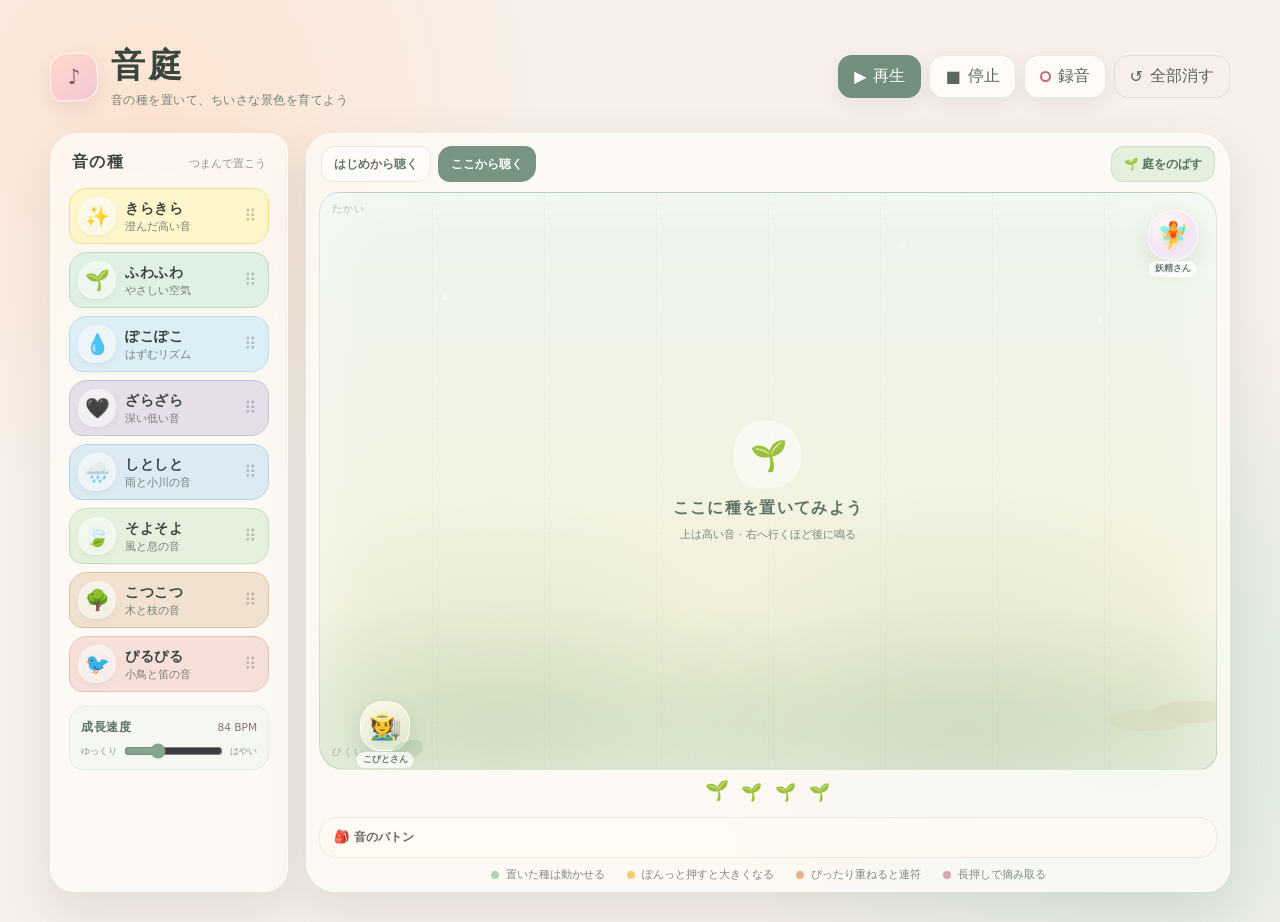
<file: index.html>
<!doctype html>
<html lang="ja">
  <head>
    <meta charset="UTF-8" />
    <meta name="viewport" content="width=device-width, initial-scale=1.0, viewport-fit=cover" />
    <meta name="theme-color" content="#f7efe8" />
    <meta name="mobile-web-app-capable" content="yes" />
    <meta name="apple-mobile-web-app-capable" content="yes" />
    <meta name="apple-mobile-web-app-status-bar-style" content="default" />
    <meta name="apple-mobile-web-app-title" content="音庭" />
    <title>音庭 — 音の種を育てよう</title>
    <meta name="description" content="音の種を置くだけで、小さな曲が育つ音楽の箱庭。" />
    <link rel="manifest" href="manifest.webmanifest" />
    <link rel="icon" href="icons/icon-192.png" />
    <link rel="apple-touch-icon" href="icons/icon-192.png" />
    <link rel="stylesheet" href="style.css" />
  </head>
  <body>
    <main class="app-shell">
      <header class="topbar">
        <div class="brand">
          <span class="brand-mark" aria-hidden="true">♪</span>
          <div>
            <h1>音庭</h1>
            <p>音の種を置いて、ちいさな景色を育てよう</p>
          </div>
        </div>

        <div class="transport" aria-label="再生操作">
          <button id="playButton" class="control primary" type="button" aria-pressed="false">
            <span aria-hidden="true">▶</span><span>再生</span>
          </button>
          <button id="stopButton" class="control" type="button">
            <span aria-hidden="true">■</span><span>停止</span>
          </button>
          <button id="recordButton" class="control record" type="button" aria-label="録音" aria-pressed="false">
            <span class="record-dot" aria-hidden="true"></span><span>録音</span>
          </button>
          <button id="clearButton" class="control ghost" type="button">
            <span aria-hidden="true">↺</span><span>全部消す</span>
          </button>
        </div>
      </header>

      <section class="workspace" aria-label="音庭の作曲エリア">
        <aside class="seed-tray" aria-label="音の種">
          <div class="tray-heading">
            <span>音の種</span>
            <small>つまんで置こう</small>
          </div>

          <div class="seed-list">
            <button class="seed-card sparkle" type="button" data-seed="sparkle" draggable="true" aria-label="きらきらの種。お庭へドラッグ">
              <span class="seed-icon">✨</span>
              <span class="seed-copy"><strong>きらきら</strong><small>澄んだ高い音</small></span>
              <span class="drag-grip" aria-hidden="true">⠿</span>
            </button>
            <button class="seed-card fluffy" type="button" data-seed="fluffy" draggable="true" aria-label="ふわふわの種。お庭へドラッグ">
              <span class="seed-icon">🌱</span>
              <span class="seed-copy"><strong>ふわふわ</strong><small>やさしい空気</small></span>
              <span class="drag-grip" aria-hidden="true">⠿</span>
            </button>
            <button class="seed-card bubbly" type="button" data-seed="bubbly" draggable="true" aria-label="ぽこぽこの種。お庭へドラッグ">
              <span class="seed-icon">💧</span>
              <span class="seed-copy"><strong>ぽこぽこ</strong><small>はずむリズム</small></span>
              <span class="drag-grip" aria-hidden="true">⠿</span>
            </button>
            <button class="seed-card grainy" type="button" data-seed="grainy" draggable="true" aria-label="ざらざらの種。お庭へドラッグ">
              <span class="seed-icon">🖤</span>
              <span class="seed-copy"><strong>ざらざら</strong><small>深い低い音</small></span>
              <span class="drag-grip" aria-hidden="true">⠿</span>
            </button>
            <button class="seed-card drizzle" type="button" data-seed="drizzle" draggable="true" aria-label="しとしとの種。お庭へドラッグ">
              <span class="seed-icon">🌧️</span>
              <span class="seed-copy"><strong>しとしと</strong><small>雨と小川の音</small></span>
              <span class="drag-grip" aria-hidden="true">⠿</span>
            </button>
            <button class="seed-card breeze" type="button" data-seed="breeze" draggable="true" aria-label="そよそよの種。お庭へドラッグ">
              <span class="seed-icon">🍃</span>
              <span class="seed-copy"><strong>そよそよ</strong><small>風と息の音</small></span>
              <span class="drag-grip" aria-hidden="true">⠿</span>
            </button>
            <button class="seed-card wood" type="button" data-seed="wood" draggable="true" aria-label="こつこつの種。お庭へドラッグ">
              <span class="seed-icon">🌳</span>
              <span class="seed-copy"><strong>こつこつ</strong><small>木と枝の音</small></span>
              <span class="drag-grip" aria-hidden="true">⠿</span>
            </button>
            <button class="seed-card bird" type="button" data-seed="bird" draggable="true" aria-label="ぴるぴるの種。お庭へドラッグ">
              <span class="seed-icon">🐦</span>
              <span class="seed-copy"><strong>ぴるぴる</strong><small>小鳥と笛の音</small></span>
              <span class="drag-grip" aria-hidden="true">⠿</span>
            </button>
          </div>

          <div class="tempo-control">
            <div class="tempo-heading">
              <label for="bpmSlider">成長速度</label>
              <output id="bpmValue" for="bpmSlider">84 BPM</output>
            </div>
            <div class="tempo-slider-row">
              <span aria-hidden="true">ゆっくり</span>
              <input id="bpmSlider" type="range" min="50" max="160" step="2" value="84" aria-valuetext="ふつう 84 BPM" />
              <span aria-hidden="true">はやい</span>
            </div>
          </div>
        </aside>

        <div class="garden-wrap">
          <div class="garden-toolbar" aria-label="お庭の移動と再生位置">
            <div class="listen-from" role="group" aria-label="どこから聴くか">
              <button id="listenFromStart" class="path-button" type="button">はじめから聴く</button>
              <button id="listenFromHere" class="path-button active" type="button">ここから聴く</button>
            </div>
            <div class="garden-actions">
              <button id="unlockSectionButton" class="path-button warm" type="button" hidden>この庭にも手を加える</button>
              <button id="extendGardenButton" class="path-button grow" type="button"><span aria-hidden="true">🌱</span> 庭をのばす</button>
            </div>
          </div>

          <div id="garden" class="garden" role="application" aria-label="横へ続く音のお庭。上ほど高い音、右ほど後に鳴ります">
            <div id="gardenTrack" class="garden-track"></div>
            <div id="playhead" class="playhead" aria-hidden="true"></div>
            <div id="suggestionGlow" class="suggestion-glow" aria-hidden="true" hidden></div>

            <button id="fairyButton" class="resident fairy" type="button" aria-label="妖精さんに相談する" aria-haspopup="dialog" aria-expanded="false">
              <span class="resident-icon" aria-hidden="true">🧚</span>
              <span class="resident-caption">妖精さん</span>
            </button>
            <button id="gnomeButton" class="resident gnome" type="button" aria-label="こびとさんに相談する" aria-haspopup="dialog" aria-expanded="false">
              <span class="resident-icon" aria-hidden="true">🧑‍🌾</span>
              <span class="resident-caption">こびとさん</span>
            </button>

            <section id="residentBubble" class="resident-bubble" role="dialog" aria-labelledby="residentBubbleName" aria-describedby="residentBubbleMessage" hidden>
              <div class="resident-bubble-heading">
                <span id="residentBubbleIcon" class="bubble-icon" aria-hidden="true">🧚</span>
                <strong id="residentBubbleName">妖精さん</strong>
              </div>
              <p id="residentBubbleMessage"></p>
              <div id="residentActions" class="resident-actions"></div>
            </section>

          </div>

          <div id="seedBasket" class="seed-basket" aria-hidden="true">
            <div id="seedPendingBar" class="seed-pending-bar" hidden>
              <button id="seedPendingDisplay" class="seed-pending-display" type="button" aria-label="種を変える"></button>
              <button id="seedPendingCancel" class="seed-pending-cancel" type="button" aria-label="種まきをやめる">×</button>
            </div>
            <button id="seedBasketBtn" class="seed-basket-btn" type="button" aria-label="種かごを開く" aria-expanded="false">
              <span aria-hidden="true">🌱</span><span>種かご</span>
            </button>
            <div id="seedBasketPanel" class="seed-basket-panel" hidden role="group" aria-label="音の種を選ぼう">
              <button class="basket-panel-seed sparkle" type="button" data-seed="sparkle" aria-label="きらきら"><span class="bp-icon">✨</span><span class="bp-label">きらきら</span></button>
              <button class="basket-panel-seed fluffy"  type="button" data-seed="fluffy"  aria-label="ふわふわ"><span class="bp-icon">🌱</span><span class="bp-label">ふわふわ</span></button>
              <button class="basket-panel-seed bubbly"  type="button" data-seed="bubbly"  aria-label="ぽこぽこ"><span class="bp-icon">💧</span><span class="bp-label">ぽこぽこ</span></button>
              <button class="basket-panel-seed grainy"  type="button" data-seed="grainy"  aria-label="ざらざら"><span class="bp-icon">🖤</span><span class="bp-label">ざらざら</span></button>
              <button class="basket-panel-seed drizzle" type="button" data-seed="drizzle" aria-label="しとしと"><span class="bp-icon">🌧️</span><span class="bp-label">しとしと</span></button>
              <button class="basket-panel-seed breeze"  type="button" data-seed="breeze"  aria-label="そよそよ"><span class="bp-icon">🍃</span><span class="bp-label">そよそよ</span></button>
              <button class="basket-panel-seed wood"    type="button" data-seed="wood"    aria-label="こつこつ"><span class="bp-icon">🌳</span><span class="bp-label">こつこつ</span></button>
              <button class="basket-panel-seed bird"    type="button" data-seed="bird"    aria-label="ぴるぴる"><span class="bp-icon">🐦</span><span class="bp-label">ぴるぴる</span></button>
            </div>
          </div>

          <nav id="gardenMap" class="garden-map" aria-label="お庭の現在位置"></nav>

          <details class="relay-panel">
            <summary><span aria-hidden="true">🎒</span> 音のバトン</summary>
            <div class="relay-content">
              <label class="gardener-name">庭師さんの名前 <input id="gardenerName" maxlength="30" placeholder="書かなくても大丈夫" autocomplete="nickname" /></label>
              <div class="relay-actions">
                <button id="passBatonButton" class="relay-button primary" type="button">音のバトンを渡す</button>
                <label class="relay-button file-button">続きを育てる<input id="receiveBatonInput" type="file" accept="application/json,.json" /></label>
              </div>
              <p class="relay-help">受け取ったお庭は大切に残り、最後に新しい区画がひらきます。名前以外の個人情報は入りません。</p>
              <details class="relay-history"><summary>リレーの記録を見る</summary><ol id="relayHistoryList"></ol></details>
            </div>
          </details>

          <div class="garden-note">
            <span><i class="move-dot" aria-hidden="true"></i>置いた種は動かせる</span>
            <span><i class="grow-dot" aria-hidden="true"></i>ぽんっと押すと大きくなる</span>
            <span><i class="tuplet-dot" aria-hidden="true"></i>ぴったり重ねると連符</span>
            <span><i class="pluck-dot" aria-hidden="true"></i>長押しで摘み取る</span>
          </div>

          <section id="recordingPanel" class="recording-panel" aria-label="録音した音庭" hidden>
            <div class="recording-copy">
              <span class="recording-icon" aria-hidden="true">♫</span>
              <div><strong>曲の種ができたよ</strong><small>マイクは使わず、音庭の音だけを録音しました</small></div>
            </div>
            <audio id="recordingAudio" controls preload="metadata"></audio>
            <div class="recording-actions">
              <a id="downloadRecording" class="recording-action primary" href="#" download>端末に保存</a>
              <button id="shareRecording" class="recording-action" type="button" hidden>共有</button>
              <button id="discardRecording" class="recording-action quiet" type="button">録音を消す</button>
            </div>
          </section>
        </div>
      </section>
    </main>

    <div id="batonScene" class="baton-scene" role="status" aria-live="polite" hidden>
      <button id="skipBatonScene" type="button">スキップ</button>
      <div class="baton-bag" aria-hidden="true">🎒<span>✨</span></div>
      <strong id="batonSceneMessage">音の種を大切に包んでいるよ…</strong>
    </div>
    <div id="toast" class="toast" role="status" aria-live="polite"></div>
    <script src="app.js"></script>
  </body>
</html>
</file>
<file: style.css>
:root {
  color-scheme: light;
  --ink: #39453f;
  --muted: #728078;
  --paper: #fffdf9;
  --cream: #f7efe8;
  --line: rgba(91, 108, 98, 0.14);
  --shadow: 0 20px 50px rgba(77, 91, 82, 0.12);
}

* { box-sizing: border-box; }

html, body { min-height: 100%; }

body {
  margin: 0;
  color: var(--ink);
  font-family: "Hiragino Maru Gothic ProN", "Yu Gothic", "Meiryo", system-ui, sans-serif;
  background:
    radial-gradient(circle at 12% 12%, rgba(255, 224, 201, 0.72), transparent 24rem),
    radial-gradient(circle at 88% 78%, rgba(202, 232, 216, 0.72), transparent 26rem),
    var(--cream);
  overflow-x: hidden;
}

button { font: inherit; }

.app-shell {
  width: min(1180px, calc(100% - 32px));
  min-height: 100vh;
  margin: 0 auto;
  padding: clamp(22px, 4vw, 44px) 0 30px;
}

.topbar {
  display: flex;
  align-items: center;
  justify-content: space-between;
  gap: 24px;
  margin-bottom: 24px;
}

.brand { display: flex; align-items: center; gap: 13px; }
.brand-mark {
  display: grid;
  width: 48px;
  height: 48px;
  place-items: center;
  border: 1px solid rgba(255,255,255,.85);
  border-radius: 16px 16px 18px 12px;
  background: linear-gradient(145deg, #ffd9ca, #f4c6d4);
  box-shadow: 0 8px 20px rgba(177, 115, 126, .18);
  color: #8e5c6a;
  font-size: 21px;
  transform: rotate(-3deg);
}

.brand h1 { margin: 0; font-size: clamp(1.55rem, 3vw, 2.1rem); letter-spacing: .1em; }
.brand p { margin: 3px 0 0; color: var(--muted); font-size: .78rem; letter-spacing: .04em; }

.transport { display: flex; align-items: center; gap: 8px; }
.control {
  display: inline-flex;
  min-height: 43px;
  align-items: center;
  justify-content: center;
  gap: 7px;
  padding: 0 15px;
  border: 1px solid rgba(82, 106, 92, .12);
  border-radius: 14px;
  background: rgba(255, 253, 249, .8);
  box-shadow: 0 6px 18px rgba(69, 84, 75, .08);
  color: #59685f;
  cursor: pointer;
  transition: transform .18s ease, box-shadow .18s ease, background .18s ease;
}
.control:hover { transform: translateY(-2px); box-shadow: 0 10px 22px rgba(69,84,75,.12); }
.control:active { transform: translateY(0) scale(.98); }
.control.primary { background: #718f7c; color: white; border-color: transparent; }
.control.primary[aria-pressed="true"] { background: #557563; }
.control.record .record-dot {
  width: 11px;
  height: 11px;
  flex: 0 0 auto;
  border: 2px solid #bd6b78;
  border-radius: 50%;
  background: #fff8f7;
}
.control.record[aria-pressed="true"] {
  border-color: transparent;
  background: #b96473;
  color: white;
  box-shadow: 0 7px 20px rgba(185,100,115,.28);
}
.control.record[aria-pressed="true"] .record-dot {
  border-color: white;
  background: white;
  animation: record-pulse 1.15s ease-in-out infinite;
}
.control.ghost { box-shadow: none; background: transparent; }
.control:focus-visible, .seed-card:focus-visible, .placed-seed:focus-visible, .recording-action:focus-visible { outline: 3px solid rgba(91, 160, 151, .35); outline-offset: 3px; }

.workspace {
  display: grid;
  grid-template-columns: 238px minmax(0, 1fr);
  gap: 18px;
  align-items: stretch;
}

.seed-tray, .garden-wrap {
  border: 1px solid rgba(255,255,255,.86);
  background: rgba(255,253,249,.72);
  box-shadow: var(--shadow);
  backdrop-filter: blur(10px);
}
.seed-tray { padding: 18px; border-radius: 28px 20px 24px 24px; }
.tray-heading { display: flex; justify-content: space-between; align-items: baseline; margin: 0 3px 15px; }
.tray-heading > span { font-weight: 700; letter-spacing: .08em; }
.tray-heading small { color: #8a968f; font-size: .67rem; }
.seed-list { display: grid; gap: 8px; }

.seed-card {
  --seed-bg: #fff;
  --seed-border: #ddd;
  display: grid;
  grid-template-columns: 38px 1fr 16px;
  min-height: 56px;
  align-items: center;
  gap: 9px;
  width: 100%;
  padding: 7px 8px;
  border: 1px solid var(--seed-border);
  border-radius: 18px 15px 18px 13px;
  background: var(--seed-bg);
  color: var(--ink);
  cursor: grab;
  text-align: left;
  touch-action: none;
  user-select: none;
  transition: transform .18s ease, filter .18s ease, box-shadow .18s ease;
}
.seed-card:hover { transform: translateX(3px) rotate(-.5deg); filter: saturate(1.05); box-shadow: 0 8px 18px rgba(70,84,76,.08); }
.seed-card:active, .seed-card.dragging { cursor: grabbing; transform: scale(.97); }
.seed-card.sparkle { --seed-bg: #fff7cb; --seed-border: #f3df8b; }
.seed-card.fluffy { --seed-bg: #dff1e3; --seed-border: #bcdcc4; }
.seed-card.bubbly { --seed-bg: #dceef6; --seed-border: #bbdce8; }
.seed-card.grainy { --seed-bg: #e6dfe9; --seed-border: #cec1d3; }
.seed-card.drizzle { --seed-bg: #dbeaf3; --seed-border: #b9d2e1; }
.seed-card.breeze { --seed-bg: #e5f1dd; --seed-border: #c8ddba; }
.seed-card.wood { --seed-bg: #f0e2ce; --seed-border: #dcc5a6; }
.seed-card.bird { --seed-bg: #f7dfda; --seed-border: #e8c2ba; }
.seed-icon {
  display: grid;
  width: 38px;
  height: 38px;
  place-items: center;
  border-radius: 50% 44% 48% 42%;
  background: rgba(255,255,255,.6);
  font-size: 20px;
  filter: drop-shadow(0 3px 3px rgba(66,74,69,.09));
}
.seed-copy { display: grid; gap: 2px; }
.seed-copy strong { font-size: .88rem; letter-spacing: .05em; }
.seed-copy small { color: #748078; font-size: .67rem; }
.drag-grip { color: rgba(80,92,85,.34); font-size: 17px; }
.tempo-control {
  margin-top: 14px;
  padding: 12px 11px 10px;
  border: 1px solid rgba(130,157,140,.14);
  border-radius: 16px 13px 17px 14px;
  background: rgba(241,247,237,.72);
}
.tempo-heading { display: flex; align-items: baseline; justify-content: space-between; gap: 8px; }
.tempo-heading label { color: #5f7166; font-size: .75rem; font-weight: 700; letter-spacing: .06em; }
.tempo-heading output { color: #84737a; font-size: .66rem; font-variant-numeric: tabular-nums; }
.tempo-slider-row { display: grid; grid-template-columns: auto minmax(0, 1fr) auto; align-items: center; gap: 7px; margin-top: 7px; }
.tempo-slider-row span { color: #8a968f; font-size: .56rem; }
.tempo-slider-row input {
  width: 100%;
  min-width: 0;
  margin: 0;
  accent-color: #83a68f;
  cursor: pointer;
}

.garden-wrap { min-width: 0; padding: 12px 12px 9px; border-radius: 26px 34px 24px 30px; }
.garden-toolbar { display: flex; align-items: center; justify-content: space-between; gap: 10px; padding: 0 2px 10px; }
.listen-from, .garden-actions { display: flex; flex-wrap: wrap; gap: 7px; }
.path-button { min-height: 36px; padding: 0 12px; border: 1px solid rgba(102,128,111,.16); border-radius: 14px 11px 15px 12px; background: rgba(255,255,255,.65); color: #65746b; cursor: pointer; font-size: .72rem; font-weight: 700; }
.path-button.active { border-color: transparent; background: #789483; color: white; }
.path-button.grow { background: #e3f0dd; color: #567060; }
.path-button.warm { background: #fff1d7; color: #80684a; }
.path-button:disabled { cursor: default; opacity: .42; }
.garden {
  position: relative;
  min-height: min(64vh, 590px);
  overflow-x: auto;
  overflow-y: hidden;
  border: 1px solid rgba(111,151,128,.16);
  border-radius: 20px 26px 18px 25px;
  background:
    radial-gradient(ellipse at 20% 94%, rgba(133,177,139,.22), transparent 31%),
    radial-gradient(ellipse at 72% 103%, rgba(114,158,125,.22), transparent 36%),
    linear-gradient(180deg, #edf5ee 0%, #f4f2dc 72%, #d9e5c8 100%);
  box-shadow: inset 0 0 80px rgba(255,255,255,.52);
  isolation: isolate;
  scroll-snap-type: x mandatory;
  scroll-behavior: smooth;
  overscroll-behavior-x: contain;
  scrollbar-width: none;
  touch-action: pan-x;
}
.garden::-webkit-scrollbar { display: none; }
.garden-track { display: flex; min-height: inherit; }
.garden-section { position: relative; flex: 0 0 100%; min-height: inherit; overflow: hidden; scroll-snap-align: start; scroll-snap-stop: always; touch-action: pan-x; }
.garden-section::after { content: ""; position: absolute; right: -18px; bottom: 8%; width: 82px; height: 22px; border-radius: 50%; background: rgba(196,176,132,.18); box-shadow: -45px 8px 0 rgba(196,176,132,.12); pointer-events: none; }
.garden-section.locked::before { content: "前の庭師さんの音"; position: absolute; top: 12px; right: 12px; z-index: 4; padding: 6px 9px; border-radius: 999px; background: rgba(255,253,249,.78); color: #7b827d; font-size: .62rem; letter-spacing: .04em; pointer-events: none; }
.garden-sky {
  position: absolute; inset: 0;
  background:
    radial-gradient(circle at 14% 18%, rgba(255,255,255,.78) 0 3px, transparent 4px),
    radial-gradient(circle at 87% 22%, rgba(255,255,255,.7) 0 2px, transparent 3px),
    radial-gradient(circle at 65% 9%, rgba(255,255,255,.62) 0 3px, transparent 4px);
  pointer-events: none;
  z-index: -1;
}
.garden-grid { position: absolute; inset: 0; display: grid; grid-template-columns: repeat(8, 1fr); pointer-events: none; opacity: .46; }
.garden-grid span { border-left: 1px dashed rgba(100,130,112,.13); }
.garden-grid span:first-child { border-left: 0; }
.playhead {
  position: absolute;
  top: 3%; bottom: 3%; left: 0;
  width: 12.5%;
  border-radius: 18px;
  background: linear-gradient(90deg, transparent, rgba(255,255,255,.45), transparent);
  opacity: 0;
  pointer-events: none;
  transition: transform var(--step-motion, .15s) linear, opacity .2s ease;
}
.garden.playing .playhead { opacity: 1; }
.empty-hint {
  position: absolute;
  top: 50%; left: 50%;
  display: grid;
  place-items: center;
  gap: 8px;
  width: min(84%, 370px);
  transform: translate(-50%, -50%);
  color: #78877d;
  text-align: center;
  pointer-events: none;
  transition: opacity .2s ease, transform .2s ease;
}
.empty-hint.hidden { opacity: 0; transform: translate(-50%, -46%) scale(.96); }
.hint-sprout { display: grid; width: 68px; height: 68px; place-items: center; border-radius: 46% 54% 50% 42%; background: rgba(255,255,255,.55); font-size: 30px; animation: breathe 2.7s ease-in-out infinite; }
.empty-hint strong { color: #607266; font-size: 1.02rem; letter-spacing: .08em; }
.empty-hint > span:last-child { font-size: .71rem; }
.garden-label { position: absolute; left: 12px; color: rgba(81,104,91,.42); font-size: .61rem; letter-spacing: .08em; pointer-events: none; }
.garden-label.high { top: 10px; }
.garden-label.low { bottom: 10px; }

.resident {
  position: absolute;
  display: grid;
  width: 50px;
  height: 50px;
  place-items: center;
  padding: 0;
  border: 1px solid rgba(255,255,255,.82);
  border-radius: 50% 45% 48% 43%;
  background: rgba(255,255,255,.67);
  box-shadow: 0 8px 20px rgba(73,91,80,.14);
  cursor: pointer;
  touch-action: manipulation;
  z-index: 6;
}
.resident:focus-visible, .resident-action:focus-visible { outline: 3px solid rgba(91,160,151,.4); outline-offset: 3px; }
.resident-icon { font-size: 26px; filter: drop-shadow(0 3px 3px rgba(77,87,80,.12)); }
.resident-caption {
  position: absolute;
  top: calc(100% + 2px);
  left: 50%;
  padding: 2px 6px;
  border-radius: 999px;
  background: rgba(255,255,255,.76);
  color: #68766e;
  font-size: .54rem;
  font-weight: 700;
  white-space: nowrap;
  transform: translateX(-50%);
}
.resident.fairy {
  top: 17px;
  right: 18px;
  background: radial-gradient(circle at 40% 35%, #fff, rgba(246,222,255,.84) 54%, rgba(213,238,255,.76));
  animation: fairy-float 2.8s ease-in-out infinite;
}
.resident.fairy::before {
  content: "";
  position: absolute;
  inset: -10px;
  border-radius: 50%;
  background: radial-gradient(circle, rgba(255,247,185,.34), transparent 68%);
  z-index: -1;
}
.resident.gnome {
  bottom: 18px;
  left: 40px;
  border-radius: 46% 46% 42% 42%;
  background: linear-gradient(150deg, rgba(255,249,235,.93), rgba(222,235,207,.86));
  animation: gnome-walk 3.8s ease-in-out infinite;
}
.resident.gnome::before {
  content: "";
  position: absolute;
  right: -14px;
  bottom: -9px;
  width: 32px;
  height: 18px;
  border-radius: 70% 30% 60% 40%;
  background: rgba(119,157,112,.2);
  transform: rotate(-8deg);
  z-index: -1;
}
.resident.working { animation: resident-work .42s ease-in-out infinite alternate; }
.suggestion-glow {
  position: absolute;
  width: 58px;
  height: 58px;
  border: 2px dashed rgba(238,193,95,.72);
  border-radius: 50%;
  background: radial-gradient(circle, rgba(255,247,185,.78), rgba(255,255,255,.16) 55%, transparent 70%);
  box-shadow: 0 0 28px rgba(247,218,126,.62);
  pointer-events: none;
  transform: translate(-50%, -50%);
  animation: suggestion-pulse 1.15s ease-in-out infinite;
  z-index: 2;
}
.suggestion-glow[hidden] { display: none; }
.resident-bubble {
  position: absolute;
  left: 50%;
  bottom: 74px;
  display: grid;
  width: min(88%, 390px);
  gap: 9px;
  padding: 14px 15px 13px;
  border: 1px solid rgba(255,255,255,.94);
  border-radius: 22px 18px 23px 17px;
  background: rgba(255,253,249,.95);
  box-shadow: 0 18px 40px rgba(61,78,68,.2);
  transform: translateX(-50%);
  backdrop-filter: blur(10px);
  z-index: 9;
}
.resident-bubble[hidden] { display: none; }
.resident-bubble[data-resident="fairy"] { background: linear-gradient(145deg, rgba(255,253,244,.97), rgba(249,238,255,.96)); }
.resident-bubble[data-resident="gnome"] { background: linear-gradient(145deg, rgba(255,252,240,.97), rgba(234,244,226,.96)); }
.resident-bubble-heading { display: flex; align-items: center; gap: 8px; color: #59685f; }
.resident-bubble-heading strong { font-size: .82rem; letter-spacing: .06em; }
.bubble-icon { display: grid; width: 30px; height: 30px; place-items: center; border-radius: 50%; background: rgba(255,255,255,.72); font-size: 18px; }
.resident-bubble p { margin: 0; color: #59675f; font-size: .82rem; line-height: 1.65; }
.resident-actions { display: flex; flex-wrap: wrap; gap: 7px; }
.resident-action {
  min-height: 35px;
  padding: 0 11px;
  border: 1px solid rgba(101,121,109,.14);
  border-radius: 12px;
  background: rgba(255,255,255,.73);
  color: #617168;
  cursor: pointer;
  font: inherit;
  font-size: .68rem;
  font-weight: 700;
}
.resident-action.primary { border-color: transparent; background: #809c89; color: white; }
.resident-bubble[data-resident="fairy"] .resident-action.primary { background: #a983ac; }
.resident-action.quiet { border-color: transparent; background: transparent; color: #829087; }
.resident-action:disabled { cursor: default; opacity: .38; }
.placed-seed.resident-adjusted { animation: resident-adjust .55s ease-out; }

.placed-seed {
  --size: 1;
  --glow: rgba(255,255,255,.65);
  position: absolute;
  display: grid;
  width: calc(47px * var(--size));
  height: calc(47px * var(--size));
  place-items: center;
  transform: translate(-50%, -50%);
  border: 2px solid rgba(255,255,255,.72);
  border-radius: 50% 44% 52% 43%;
  box-shadow: 0 8px 18px rgba(64,81,69,.17), 0 0 24px var(--glow);
  cursor: grab;
  user-select: none;
  -webkit-touch-callout: none;
  touch-action: none;
  font-size: calc(22px * var(--size));
  transition: width .2s ease, height .2s ease, font-size .2s ease, box-shadow .2s ease, filter .15s ease;
  z-index: 3;
}
.placed-seed:active, .placed-seed.moving { cursor: grabbing; filter: brightness(1.06); transition: none; }
.placed-seed.holding { animation: hold-wiggle .18s ease-in-out .32s infinite alternate; }
.placed-seed.removing { pointer-events: none; animation: seed-pluck .2s ease-in forwards; }
.placed-seed.sparkle { background: #f8dc74; --glow: rgba(255,225,116,.75); }
.placed-seed.fluffy { background: #a9d5b2; --glow: rgba(169,213,178,.75); }
.placed-seed.bubbly { background: #a7d4e5; --glow: rgba(167,212,229,.75); }
.placed-seed.grainy { background: #ad98b7; --glow: rgba(173,152,183,.7); }
.placed-seed.drizzle { background: #8fbfd5; --glow: rgba(143,191,213,.72); }
.placed-seed.breeze { background: #b4d59d; --glow: rgba(180,213,157,.72); }
.placed-seed.wood { background: #caa57a; --glow: rgba(202,165,122,.68); }
.placed-seed.bird { background: #e8aaa2; --glow: rgba(232,170,162,.7); }
.placed-seed.tuplet {
  border-color: rgba(255,249,207,.98);
  box-shadow: 0 8px 18px rgba(64,81,69,.17), 0 0 0 4px rgba(238,188,118,.23), 0 0 28px var(--glow);
}
.placed-seed.tuplet::after {
  content: "♬";
  position: absolute;
  top: -11px;
  right: -9px;
  display: grid;
  width: 20px;
  height: 20px;
  place-items: center;
  border-radius: 50%;
  background: #fff9dc;
  box-shadow: 0 3px 8px rgba(91,78,58,.16);
  color: #a77858;
  font-size: 11px;
  pointer-events: none;
}
.placed-seed.sounding { animation: sound-pop .34s ease-out; }
.garden-section.drag-over { outline: 4px solid rgba(116,163,135,.18); outline-offset: -8px; }
.garden-section.drag-over .empty-hint { transform: translate(-50%, -50%) scale(1.04); }

.garden-map { display: flex; justify-content: center; gap: 8px; padding: 10px 4px 2px; }
.garden-map button { position: relative; width: 26px; height: 25px; padding: 0; border: 0; background: transparent; color: #a3b29e; cursor: pointer; font-size: 17px; line-height: 1; transition: transform .18s ease, color .18s ease; }
.garden-map button::after { content: attr(data-author-mark); position: absolute; right: -3px; bottom: -2px; color: #8b948e; font-size: .5rem; }
.garden-map button.active { color: #5d8b70; transform: translateY(-2px) scale(1.14); }
.garden-map button.playing { filter: drop-shadow(0 0 6px rgba(255,210,103,.85)); }

.relay-panel { margin-top: 10px; border: 1px solid rgba(132,113,92,.13); border-radius: 18px; background: rgba(255,250,242,.62); }
.relay-panel > summary { padding: 11px 14px; color: #6e695e; cursor: pointer; font-size: .78rem; font-weight: 700; list-style: none; }
.relay-panel > summary::-webkit-details-marker { display: none; }
.relay-content { display: grid; gap: 10px; padding: 0 14px 14px; }
.gardener-name { display: grid; gap: 5px; color: #7a756b; font-size: .68rem; }
.gardener-name input { min-height: 38px; padding: 0 11px; border: 1px solid rgba(110,124,114,.16); border-radius: 12px; background: rgba(255,255,255,.78); color: var(--ink); font: inherit; }
.relay-actions { display: flex; flex-wrap: wrap; gap: 8px; }
.relay-button { display: inline-flex; min-height: 40px; align-items: center; justify-content: center; padding: 0 13px; border: 1px solid rgba(106,127,113,.16); border-radius: 14px; background: #fff; color: #66766c; cursor: pointer; font: inherit; font-size: .75rem; font-weight: 700; }
.relay-button.primary { border-color: transparent; background: #879f8e; color: white; }
.file-button input { position: absolute; width: 1px; height: 1px; opacity: 0; pointer-events: none; }
.relay-help { margin: 0; color: #8a8d87; font-size: .65rem; line-height: 1.65; }
.relay-history summary { color: #7b817c; cursor: pointer; font-size: .69rem; }
.relay-history ol { margin: 8px 0 0; padding-left: 20px; color: #777f79; font-size: .68rem; line-height: 1.8; }

.baton-scene { position: fixed; inset: 0; z-index: 300; display: grid; place-content: center; justify-items: center; gap: 18px; background: rgba(245,240,230,.91); backdrop-filter: blur(10px); color: #56675d; }
.baton-scene[hidden] { display: none; }
.baton-scene > button { position: absolute; top: max(18px, env(safe-area-inset-top)); right: 18px; border: 0; background: transparent; color: #6f7b74; cursor: pointer; }
.baton-bag { position: relative; font-size: 74px; animation: baton-pack 1.2s ease-in-out infinite; }
.baton-bag span { position: absolute; top: -14px; right: -18px; font-size: 30px; }
.baton-scene strong { font-size: .9rem; letter-spacing: .06em; }
.garden.light-effects .garden-sky { opacity: .55; }

.garden-note { display: flex; justify-content: center; flex-wrap: wrap; gap: 10px 22px; padding: 9px 5px 0; color: #7c8981; font-size: .69rem; }
.garden-note span { display: inline-flex; align-items: center; gap: 7px; }
.garden-note i { width: 8px; height: 8px; border-radius: 50%; }
.move-dot { background: #a9d5b2; }
.grow-dot { background: #f3cf73; }
.tuplet-dot { background: #e7b183; }
.pluck-dot { background: #d7a7b2; }
.recording-panel {
  display: grid;
  grid-template-columns: minmax(210px, .8fr) minmax(250px, 1fr) auto;
  align-items: center;
  gap: 12px 16px;
  margin: 10px 2px 2px;
  padding: 13px 14px;
  border: 1px solid rgba(188,121,132,.18);
  border-radius: 18px 14px 19px 15px;
  background: linear-gradient(135deg, rgba(255,247,242,.96), rgba(248,239,247,.9));
  box-shadow: 0 9px 24px rgba(90,73,78,.08);
}
.recording-panel[hidden] { display: none; }
.recording-copy { display: flex; min-width: 0; align-items: center; gap: 10px; }
.recording-copy > div { display: grid; gap: 2px; }
.recording-copy strong { font-size: .83rem; letter-spacing: .05em; }
.recording-copy small { color: #83777b; font-size: .62rem; line-height: 1.45; }
.recording-icon { display: grid; width: 38px; height: 38px; flex: 0 0 auto; place-items: center; border-radius: 50%; background: #efc4cc; color: #8c5661; }
.recording-panel audio { width: 100%; height: 38px; }
.recording-actions { display: flex; align-items: center; gap: 7px; }
.recording-action {
  display: inline-flex;
  min-height: 36px;
  align-items: center;
  justify-content: center;
  padding: 0 12px;
  border: 1px solid rgba(112,91,97,.13);
  border-radius: 12px;
  background: rgba(255,255,255,.72);
  color: #685c60;
  cursor: pointer;
  font: inherit;
  font-size: .69rem;
  text-decoration: none;
  white-space: nowrap;
}
.recording-action.primary { border-color: transparent; background: #9a6d78; color: white; }
.recording-action.quiet { border-color: transparent; background: transparent; color: #8d7f83; }
.toast {
  position: fixed;
  left: 50%; bottom: 20px;
  padding: 9px 15px;
  border-radius: 999px;
  background: rgba(57,69,63,.9);
  color: white;
  font-size: .76rem;
  opacity: 0;
  pointer-events: none;
  transform: translate(-50%, 10px);
  transition: opacity .2s ease, transform .2s ease;
  z-index: 20;
}
.toast.show { opacity: 1; transform: translate(-50%, 0); }

@keyframes breathe { 50% { transform: translateY(-5px) rotate(2deg); } }
@keyframes sound-pop { 0% { transform: translate(-50%, -50%) scale(1); } 45% { transform: translate(-50%, -50%) scale(1.17); } 100% { transform: translate(-50%, -50%) scale(1); } }
@keyframes hold-wiggle { from { transform: translate(-50%, -50%) rotate(-3deg); } to { transform: translate(-50%, -50%) rotate(3deg); } }
@keyframes seed-pluck { to { opacity: 0; transform: translate(-50%, -65%) scale(.35) rotate(10deg); } }
@keyframes record-pulse { 50% { opacity: .45; transform: scale(.78); } }
@keyframes fairy-float { 50% { transform: translateY(-6px) rotate(2deg); } }
@keyframes gnome-walk { 0%, 100% { transform: translateX(-2px) rotate(-1deg); } 50% { transform: translateX(5px) rotate(1deg); } }
@keyframes resident-work { from { transform: translateY(0) rotate(-4deg) scale(1); } to { transform: translateY(-4px) rotate(4deg) scale(1.06); } }
@keyframes suggestion-pulse { 50% { opacity: .58; transform: translate(-50%, -50%) scale(1.14); } }
@keyframes resident-adjust { 45% { transform: translate(-50%, -50%) scale(1.16) rotate(4deg); box-shadow: 0 0 34px rgba(255,234,143,.9); } }
@keyframes baton-pack { 50% { transform: translateY(-7px) rotate(3deg) scale(1.04); } }

/* ── Seed basket (portrait mobile only) ── */
.seed-basket { display: none; }

@media (max-width: 760px) and (orientation: portrait) {
  .seed-basket {
    position: fixed;
    right: max(12px, env(safe-area-inset-right));
    bottom: max(12px, env(safe-area-inset-bottom));
    z-index: 60;
    display: block;
    opacity: 0;
    pointer-events: none;
    transform: translateY(10px) scale(.96);
    transition: opacity .18s ease, transform .18s ease;
  }
  .seed-basket.is-visible {
    opacity: 1;
    pointer-events: auto;
    transform: translateY(0) scale(1);
  }
  .seed-basket-btn {
    display: inline-flex;
    align-items: center;
    gap: 5px;
    min-width: 52px;
    height: 48px;
    padding: 0 15px;
    border: 1px solid rgba(255,255,255,.82);
    border-radius: 999px;
    background: rgba(255,253,249,.90);
    box-shadow: 0 5px 16px rgba(69,84,75,.18);
    color: #506860;
    cursor: pointer;
    font: inherit;
    font-size: .72rem;
    font-weight: 700;
    letter-spacing: .04em;
    white-space: nowrap;
    backdrop-filter: blur(8px);
    -webkit-backdrop-filter: blur(8px);
    touch-action: manipulation;
  }
  .seed-basket-btn[hidden] { display: none; }
  .seed-basket-panel {
    position: absolute;
    right: 0;
    bottom: calc(100% + 8px);
    display: grid;
    grid-template-columns: repeat(4, 1fr);
    gap: 6px;
    width: min(260px, calc(100vw - 24px));
    padding: 10px;
    border: 1px solid rgba(255,255,255,.92);
    border-radius: 18px;
    background: rgba(255,253,249,.97);
    box-shadow: 0 10px 30px rgba(69,84,75,.20);
    backdrop-filter: blur(14px);
    -webkit-backdrop-filter: blur(14px);
  }
  .seed-basket-panel[hidden] { display: none; }
  .basket-panel-seed {
    --seed-bg: #fff;
    --seed-border: #ddd;
    display: flex;
    flex-direction: column;
    align-items: center;
    justify-content: center;
    gap: 2px;
    width: 100%;
    min-width: 0;
    height: 58px;
    padding: 5px 3px;
    border: 1.5px solid var(--seed-border);
    border-radius: 13px;
    background: var(--seed-bg);
    color: var(--ink);
    cursor: pointer;
    font: inherit;
    touch-action: manipulation;
    transition: transform .11s ease;
  }
  .basket-panel-seed:active { transform: scale(.92); }
  .basket-panel-seed.selected { box-shadow: 0 0 0 2.5px #5b9c91; }
  .basket-panel-seed .bp-icon { font-size: 22px; line-height: 1; }
  .basket-panel-seed .bp-label { font-size: .52rem; font-weight: 700; letter-spacing: .02em; }
  .basket-panel-seed.sparkle { --seed-bg: #fff7cb; --seed-border: #f3df8b; }
  .basket-panel-seed.fluffy  { --seed-bg: #dff1e3; --seed-border: #bcdcc4; }
  .basket-panel-seed.bubbly  { --seed-bg: #dceef6; --seed-border: #bbdce8; }
  .basket-panel-seed.grainy  { --seed-bg: #e6dfe9; --seed-border: #cec1d3; }
  .basket-panel-seed.drizzle { --seed-bg: #dbeaf3; --seed-border: #b9d2e1; }
  .basket-panel-seed.breeze  { --seed-bg: #e5f1dd; --seed-border: #c8ddba; }
  .basket-panel-seed.wood    { --seed-bg: #f0e2ce; --seed-border: #dcc5a6; }
  .basket-panel-seed.bird    { --seed-bg: #f7dfda; --seed-border: #e8c2ba; }
  .seed-pending-bar {
    display: inline-flex;
    align-items: center;
    gap: 6px;
    min-height: 48px;
    padding: 0 8px 0 12px;
    border: 1px solid rgba(255,255,255,.82);
    border-radius: 999px;
    background: rgba(255,253,249,.92);
    box-shadow: 0 5px 16px rgba(69,84,75,.18);
    backdrop-filter: blur(8px);
    -webkit-backdrop-filter: blur(8px);
    white-space: nowrap;
  }
  .seed-pending-bar[hidden] { display: none; }
  .seed-pending-display {
    min-height: 34px;
    padding: 0;
    border: 0;
    background: transparent;
    color: #4a5e53;
    cursor: pointer;
    font: inherit;
    font-size: .75rem;
    font-weight: 700;
    touch-action: manipulation;
  }
  .seed-pending-cancel {
    display: grid;
    width: 32px;
    height: 32px;
    place-items: center;
    padding: 0;
    border: 1px solid rgba(100,120,108,.18);
    border-radius: 50%;
    background: rgba(255,255,255,.72);
    color: #6a7870;
    cursor: pointer;
    font: inherit;
    font-size: .75rem;
    font-weight: 700;
    touch-action: manipulation;
  }
}

@media (max-width: 760px) {
  .app-shell { width: min(100% - 18px, 660px); padding-top: 14px; }
  .topbar { align-items: flex-start; margin-bottom: 14px; }
  .brand p { display: none; }
  .brand-mark { width: 40px; height: 40px; border-radius: 14px; }
  .transport { gap: 5px; }
  .control { min-width: 42px; min-height: 40px; padding: 0 11px; }
  .control span:last-child { display: none; }
  .control.ghost span:last-child { display: inline; }
  .workspace { grid-template-columns: 1fr; gap: 10px; }
  .seed-tray { padding: 11px; border-radius: 20px; }
  .tray-heading { margin-bottom: 9px; }
  .seed-list { grid-template-columns: repeat(4, minmax(0, 1fr)); gap: 7px; }
  .seed-card { display: flex; min-height: 78px; flex-direction: column; justify-content: center; gap: 4px; padding: 7px 3px; border-radius: 15px; text-align: center; }
  .seed-icon { width: 38px; height: 38px; font-size: 19px; }
  .seed-copy strong { font-size: .72rem; }
  .seed-copy small, .drag-grip { display: none; }
  .tempo-control { margin-top: 9px; padding: 9px 11px 8px; }
  .tempo-slider-row { margin-top: 5px; }
  .garden-wrap { padding: 8px 8px 7px; border-radius: 22px; }
  .garden-toolbar { align-items: stretch; }
  .listen-from, .garden-actions { flex: 1 1 auto; }
  .path-button { flex: 1 1 auto; min-height: 42px; }
  .garden { min-height: 57vh; border-radius: 16px 20px 16px 20px; }
  .resident { width: 45px; height: 45px; }
  .resident-icon { font-size: 23px; }
  .resident.fairy { top: 12px; right: 12px; }
  .resident.gnome { bottom: 14px; left: 20px; }
  .resident-bubble { bottom: 68px; width: min(94%, 370px); padding: 12px; }
  .resident-action { flex: 1 1 auto; }
  .garden-note { padding-top: 7px; gap: 7px 14px; font-size: .62rem; }
  .recording-panel { grid-template-columns: 1fr; gap: 9px; margin-top: 8px; padding: 12px; }
  .recording-actions { justify-content: flex-end; }
}

@media (max-width: 390px) {
  .brand { gap: 8px; }
  .brand h1 { font-size: 1.35rem; }
  .control.ghost span:last-child { display: none; }
  .garden { min-height: 55vh; }
}

@media (prefers-reduced-motion: reduce) {
  *, *::before, *::after { animation-duration: .01ms !important; animation-iteration-count: 1 !important; scroll-behavior: auto !important; }
}

/* ── Landscape (short-height screens, e.g. phones sideways) ── */
@media (orientation: landscape) and (max-height: 540px) {
  .app-shell {
    display: flex;
    flex-direction: column;
    width: calc(100% - 16px);
    height: 100vh;
    height: 100dvh;
    min-height: 0;
    padding: 8px 0 10px;
  }
  .topbar { margin-bottom: 8px; }
  .brand { gap: 9px; }
  .brand-mark { width: 36px; height: 36px; border-radius: 12px; font-size: 17px; }
  .brand h1 { font-size: 1.25rem; }
  .brand p { display: none; }
  .transport { gap: 5px; }
  .control { min-height: 36px; padding: 0 11px; }
  .workspace {
    flex: 1;
    min-height: 0;
    grid-template-columns: 168px minmax(0, 1fr);
    gap: 10px;
  }
  .seed-tray {
    display: flex;
    flex-direction: column;
    min-height: 0;
    padding: 10px;
    border-radius: 20px;
  }
  .tray-heading { margin-bottom: 8px; }
  .seed-list {
    flex: 1;
    min-height: 0;
    grid-template-columns: repeat(2, minmax(0, 1fr));
    gap: 6px;
    align-content: start;
    overflow-y: auto;
  }
  .seed-card {
    display: flex;
    min-height: 62px;
    flex-direction: column;
    justify-content: center;
    gap: 3px;
    padding: 6px 3px;
    border-radius: 14px;
    text-align: center;
  }
  .seed-icon { width: 30px; height: 30px; font-size: 17px; }
  .seed-copy strong { font-size: .7rem; }
  .seed-copy small, .drag-grip { display: none; }
  .tempo-control { margin-top: 8px; padding: 8px 9px 7px; }
  .garden-wrap {
    display: flex;
    flex-direction: column;
    min-height: 0;
    padding: 8px 8px 7px;
    border-radius: 22px;
  }
  .garden-toolbar { padding-bottom: 7px; }
  .path-button { min-height: 34px; }
  .garden { flex: 1; min-height: 0; }
  .garden-map { padding: 6px 4px 0; }
  .relay-panel { margin-top: 7px; }
  .garden-note { display: none; }
  .resident { width: 42px; height: 42px; }
  .resident-icon { font-size: 22px; }
  .resident-bubble { bottom: 58px; width: min(88%, 370px); padding: 11px 12px; }
  .recording-panel { grid-template-columns: 1fr; gap: 8px; margin-top: 7px; padding: 10px 12px; }
  .recording-actions { justify-content: flex-end; }
}
</file>
